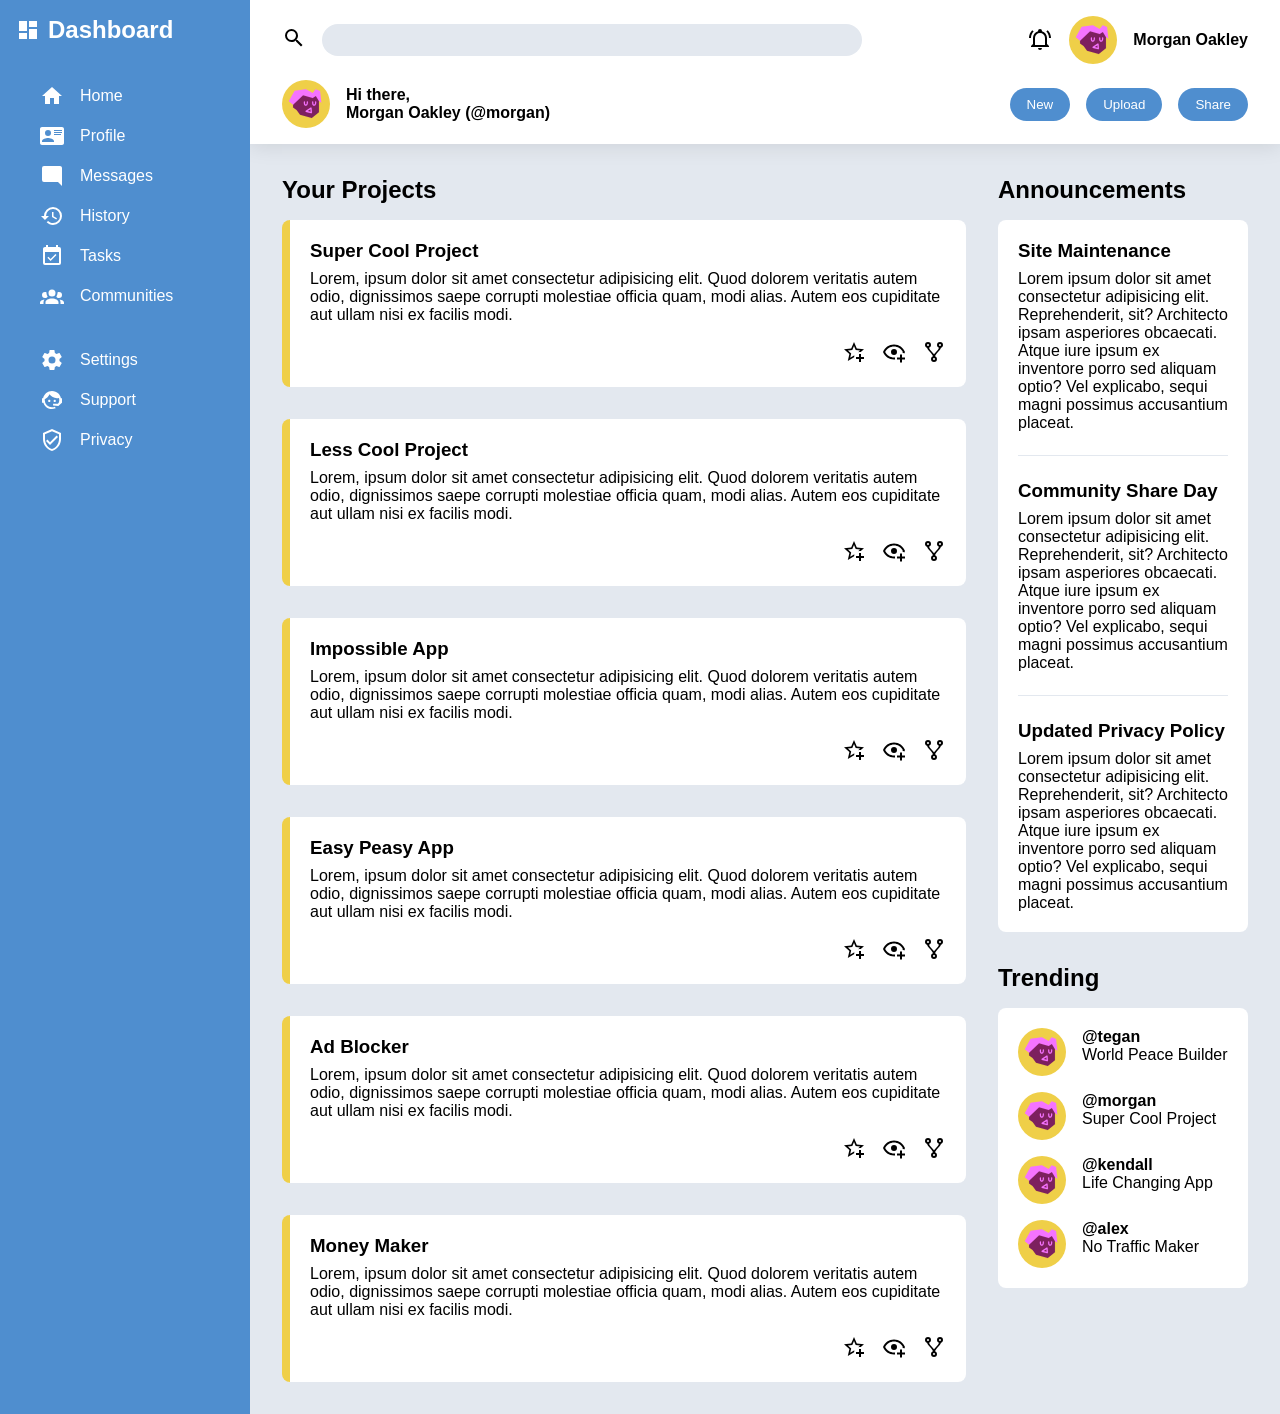
<file: index.html>
<!doctype html>
<html lang="en">
  <head>
    <meta charset="UTF-8" />
    <meta name="viewport" content="width=device-width, initial-scale=1.0" />
    <meta
      name="description"
      content="Admin dashboard for managing projects, announcements, and community activity."
    />
    <link href="./favicon.ico" rel="icon" type="image/x-icon" />
    <title>Admin Dashboard</title>
    <link href="./css/stylesheet.css" rel="stylesheet" />
  </head>
  <body>
    <nav>
      <h1 class="logo">
        <svg
          xmlns="http://www.w3.org/2000/svg"
          viewBox="0 0 24 24"
          class="icon"
          aria-hidden="true"
        >
          <!-- <title>view-dashboard</title> -->
          <path d="M13,3V9H21V3M13,21H21V11H13M3,21H11V15H3M3,13H11V3H3V13Z" />
        </svg>
        Dashboard
      </h1>

      <ul class="nav-list">
        <li class="nav-item">
          <a href="#" class="nav-link">
            <svg
              xmlns="http://www.w3.org/2000/svg"
              viewBox="0 0 24 24"
              class="icon"
              aria-hidden="true"
            >
              <!-- <title>home</title> -->
              <path d="M10,20V14H14V20H19V12H22L12,3L2,12H5V20H10Z" />
            </svg>
            <span>Home</span>
          </a>
        </li>

        <li class="nav-item">
          <a href="#" class="nav-link">
            <svg
              xmlns="http://www.w3.org/2000/svg"
              viewBox="0 0 24 24"
              class="icon"
              aria-hidden="true"
            >
              <!-- <title>card-account-details</title> -->
              <path
                d="M2,3H22C23.05,3 24,3.95 24,5V19C24,20.05 23.05,21 22,21H2C0.95,21 0,20.05 0,19V5C0,3.95 0.95,3 2,3M14,6V7H22V6H14M14,8V9H21.5L22,9V8H14M14,10V11H21V10H14M8,13.91C6,13.91 2,15 2,17V18H14V17C14,15 10,13.91 8,13.91M8,6A3,3 0 0,0 5,9A3,3 0 0,0 8,12A3,3 0 0,0 11,9A3,3 0 0,0 8,6Z"
              />
            </svg>
            <span>Profile</span>
          </a>
        </li>

        <li class="nav-item">
          <a href="#" class="nav-link">
            <svg
              xmlns="http://www.w3.org/2000/svg"
              viewBox="0 0 24 24"
              class="icon"
              aria-hidden="true"
            >
              <!-- <title>message-reply</title> -->
              <path
                d="M22,4C22,2.89 21.1,2 20,2H4A2,2 0 0,0 2,4V16A2,2 0 0,0 4,18H18L22,22V4Z"
              />
            </svg>
            <span>Messages</span>
          </a>
        </li>

        <li class="nav-item">
          <a href="#" class="nav-link">
            <svg
              xmlns="http://www.w3.org/2000/svg"
              viewBox="0 0 24 24"
              class="icon"
              aria-hidden="true"
            >
              <!-- <title>history</title> -->
              <path
                d="M13.5,8H12V13L16.28,15.54L17,14.33L13.5,12.25V8M13,3A9,9 0 0,0 4,12H1L4.96,16.03L9,12H6A7,7 0 0,1 13,5A7,7 0 0,1 20,12A7,7 0 0,1 13,19C11.07,19 9.32,18.21 8.06,16.94L6.64,18.36C8.27,20 10.5,21 13,21A9,9 0 0,0 22,12A9,9 0 0,0 13,3"
              />
            </svg>
            <span>History</span>
          </a>
        </li>

        <li class="nav-item">
          <a href="#" class="nav-link">
            <svg
              xmlns="http://www.w3.org/2000/svg"
              viewBox="0 0 24 24"
              class="icon"
              aria-hidden="true"
            >
              <!-- <title>calendar-check</title> -->
              <path
                d="M19,19H5V8H19M19,3H18V1H16V3H8V1H6V3H5C3.89,3 3,3.9 3,5V19A2,2 0 0,0 5,21H19A2,2 0 0,0 21,19V5A2,2 0 0,0 19,3M16.53,11.06L15.47,10L10.59,14.88L8.47,12.76L7.41,13.82L10.59,17L16.53,11.06Z"
              />
            </svg>
            <span>Tasks</span>
          </a>
        </li>

        <li class="nav-item">
          <a href="#" class="nav-link">
            <svg
              xmlns="http://www.w3.org/2000/svg"
              viewBox="0 0 24 24"
              class="icon"
              aria-hidden="true"
            >
              <!-- <title>account-group</title> -->
              <path
                d="M12,5.5A3.5,3.5 0 0,1 15.5,9A3.5,3.5 0 0,1 12,12.5A3.5,3.5 0 0,1 8.5,9A3.5,3.5 0 0,1 12,5.5M5,8C5.56,8 6.08,8.15 6.53,8.42C6.38,9.85 6.8,11.27 7.66,12.38C7.16,13.34 6.16,14 5,14A3,3 0 0,1 2,11A3,3 0 0,1 5,8M19,8A3,3 0 0,1 22,11A3,3 0 0,1 19,14C17.84,14 16.84,13.34 16.34,12.38C17.2,11.27 17.62,9.85 17.47,8.42C17.92,8.15 18.44,8 19,8M5.5,18.25C5.5,16.18 8.41,14.5 12,14.5C15.59,14.5 18.5,16.18 18.5,18.25V20H5.5V18.25M0,20V18.5C0,17.11 1.89,15.94 4.45,15.6C3.86,16.28 3.5,17.22 3.5,18.25V20H0M24,20H20.5V18.25C20.5,17.22 20.14,16.28 19.55,15.6C22.11,15.94 24,17.11 24,18.5V20Z"
              />
            </svg>
            <span>Communities</span>
          </a>
        </li>
      </ul>

      <ul class="nav-list">
        <li class="nav-item">
          <a href="#" class="nav-link">
            <svg
              xmlns="http://www.w3.org/2000/svg"
              viewBox="0 0 24 24"
              class="icon"
              aria-hidden="true"
            >
              <!-- <title>cog</title> -->
              <path
                d="M12,15.5A3.5,3.5 0 0,1 8.5,12A3.5,3.5 0 0,1 12,8.5A3.5,3.5 0 0,1 15.5,12A3.5,3.5 0 0,1 12,15.5M19.43,12.97C19.47,12.65 19.5,12.33 19.5,12C19.5,11.67 19.47,11.34 19.43,11L21.54,9.37C21.73,9.22 21.78,8.95 21.66,8.73L19.66,5.27C19.54,5.05 19.27,4.96 19.05,5.05L16.56,6.05C16.04,5.66 15.5,5.32 14.87,5.07L14.5,2.42C14.46,2.18 14.25,2 14,2H10C9.75,2 9.54,2.18 9.5,2.42L9.13,5.07C8.5,5.32 7.96,5.66 7.44,6.05L4.95,5.05C4.73,4.96 4.46,5.05 4.34,5.27L2.34,8.73C2.21,8.95 2.27,9.22 2.46,9.37L4.57,11C4.53,11.34 4.5,11.67 4.5,12C4.5,12.33 4.53,12.65 4.57,12.97L2.46,14.63C2.27,14.78 2.21,15.05 2.34,15.27L4.34,18.73C4.46,18.95 4.73,19.03 4.95,18.95L7.44,17.94C7.96,18.34 8.5,18.68 9.13,18.93L9.5,21.58C9.54,21.82 9.75,22 10,22H14C14.25,22 14.46,21.82 14.5,21.58L14.87,18.93C15.5,18.67 16.04,18.34 16.56,17.94L19.05,18.95C19.27,19.03 19.54,18.95 19.66,18.73L21.66,15.27C21.78,15.05 21.73,14.78 21.54,14.63L19.43,12.97Z"
              />
            </svg>
            <span>Settings</span>
          </a>
        </li>

        <li class="nav-item">
          <a href="#" class="nav-link">
            <svg
              xmlns="http://www.w3.org/2000/svg"
              viewBox="0 0 24 24"
              class="icon"
              aria-hidden="true"
            >
              <!-- <title>face-agent</title> -->
              <path
                d="M18.72,14.76C19.07,13.91 19.26,13 19.26,12C19.26,11.28 19.15,10.59 18.96,9.95C18.31,10.1 17.63,10.18 16.92,10.18C13.86,10.18 11.15,8.67 9.5,6.34C8.61,8.5 6.91,10.26 4.77,11.22C4.73,11.47 4.73,11.74 4.73,12A7.27,7.27 0 0,0 12,19.27C13.05,19.27 14.06,19.04 14.97,18.63C15.54,19.72 15.8,20.26 15.78,20.26C14.14,20.81 12.87,21.08 12,21.08C9.58,21.08 7.27,20.13 5.57,18.42C4.53,17.38 3.76,16.11 3.33,14.73H2V10.18H3.09C3.93,6.04 7.6,2.92 12,2.92C14.4,2.92 16.71,3.87 18.42,5.58C19.69,6.84 20.54,8.45 20.89,10.18H22V14.67H22V14.69L22,14.73H21.94L18.38,18L13.08,17.4V15.73H17.91L18.72,14.76M9.27,11.77C9.57,11.77 9.86,11.89 10.07,12.11C10.28,12.32 10.4,12.61 10.4,12.91C10.4,13.21 10.28,13.5 10.07,13.71C9.86,13.92 9.57,14.04 9.27,14.04C8.64,14.04 8.13,13.54 8.13,12.91C8.13,12.28 8.64,11.77 9.27,11.77M14.72,11.77C15.35,11.77 15.85,12.28 15.85,12.91C15.85,13.54 15.35,14.04 14.72,14.04C14.09,14.04 13.58,13.54 13.58,12.91A1.14,1.14 0 0,1 14.72,11.77Z"
              />
            </svg>
            <span>Support</span>
          </a>
        </li>

        <li class="nav-item">
          <a href="#" class="nav-link">
            <svg
              xmlns="http://www.w3.org/2000/svg"
              viewBox="0 0 24 24"
              class="icon"
              aria-hidden="true"
            >
              <!-- <title>shield-check-outline</title> -->
              <path
                d="M21,11C21,16.55 17.16,21.74 12,23C6.84,21.74 3,16.55 3,11V5L12,1L21,5V11M12,21C15.75,20 19,15.54 19,11.22V6.3L12,3.18L5,6.3V11.22C5,15.54 8.25,20 12,21M10,17L6,13L7.41,11.59L10,14.17L16.59,7.58L18,9"
              />
            </svg>
            <span>Privacy</span>
          </a>
        </li>
      </ul>
    </nav>
    <header>
      <div class="header-top">
        <div class="search">
          <label for="search-bar">
            <span class="visually-hidden">Search</span>
            <svg
              xmlns="http://www.w3.org/2000/svg"
              viewBox="0 0 24 24"
              class="icon"
              aria-hidden="true"
            >
              <!-- <title>magnify</title> -->
              <path
                d="M9.5,3A6.5,6.5 0 0,1 16,9.5C16,11.11 15.41,12.59 14.44,13.73L14.71,14H15.5L20.5,19L19,20.5L14,15.5V14.71L13.73,14.44C12.59,15.41 11.11,16 9.5,16A6.5,6.5 0 0,1 3,9.5A6.5,6.5 0 0,1 9.5,3M9.5,5C7,5 5,7 5,9.5C5,12 7,14 9.5,14C12,14 14,12 14,9.5C14,7 12,5 9.5,5Z"
              />
            </svg>
          </label>
          <input type="search" id="search-bar" name="search-bar" />
        </div>

        <div class="header-profile-wrapper">
          <button type="button" aria-label="notifications">
            <svg
              xmlns="http://www.w3.org/2000/svg"
              viewBox="0 0 24 24"
              class="icon"
              aria-hidden="true"
            >
              <!-- <title>bell-ring-outline</title> -->
              <path
                d="M10,21H14A2,2 0 0,1 12,23A2,2 0 0,1 10,21M21,19V20H3V19L5,17V11C5,7.9 7.03,5.17 10,4.29C10,4.19 10,4.1 10,4A2,2 0 0,1 12,2A2,2 0 0,1 14,4C14,4.1 14,4.19 14,4.29C16.97,5.17 19,7.9 19,11V17L21,19M17,11A5,5 0 0,0 12,6A5,5 0 0,0 7,11V18H17V11M19.75,3.19L18.33,4.61C20.04,6.3 21,8.6 21,11H23C23,8.07 21.84,5.25 19.75,3.19M1,11H3C3,8.6 3.96,6.3 5.67,4.61L4.25,3.19C2.16,5.25 1,8.07 1,11Z"
              />
            </svg>
          </button>

          <div class="header-profile">
            <div class="profile-picture-wrapper">
              <img
                src="./assets/images/avatar00001.svg"
                alt="Morgan Oakley's profile picture"
                width="32"
                height="32"
                class="profile-picture"
              />
            </div>

            <span class="profile-name">Morgan Oakley</span>
          </div>
        </div>
      </div>

      <div class="header-main">
        <div class="header-profile">
          <div class="profile-picture-wrapper">
            <img
              src="./assets/images/avatar00001.svg"
              alt="Morgan Oakley's profile picture"
              width="32"
              height="32"
              class="profile-picture"
            />
          </div>

          <div class="profile-wrapper">
            <div class="greetings">Hi there,</div>
            <div class="profile-name">
              Morgan Oakley <span class="username">(@morgan)</span>
            </div>
          </div>
        </div>
        <div class="header-actions">
          <button type="button">New</button>
          <button type="button">Upload</button>
          <button type="button">Share</button>
        </div>
      </div>
    </header>
    <main>
      <section class="main-content" aria-labelledby="projects-heading">
        <h2 id="projects-heading" class="heading">Your Projects</h2>
        <ul class="projects">
          <li class="project-card">
            <div class="content">
              <h3>Super Cool Project</h3>
              <p>
                Lorem, ipsum dolor sit amet consectetur adipisicing elit. Quod
                dolorem veritatis autem odio, dignissimos saepe corrupti
                molestiae officia quam, modi alias. Autem eos cupiditate aut
                ullam nisi ex facilis modi.
              </p>
            </div>

            <div class="card-actions">
              <button type="button" aria-label="bookmark">
                <svg
                  xmlns="http://www.w3.org/2000/svg"
                  viewBox="0 0 24 24"
                  class="icon"
                  aria-hidden="true"
                >
                  <path
                    d="M5.8 21L7.4 14L2 9.2L9.2 8.6L12 2L14.8 8.6L22 9.2L18.8 12H18C17.3 12 16.6 12.1 15.9 12.4L18.1 10.5L13.7 10.1L12 6.1L10.3 10.1L5.9 10.5L9.2 13.4L8.2 17.7L12 15.4L12.5 15.7C12.3 16.2 12.1 16.8 12.1 17.3L5.8 21M17 14V17H14V19H17V22H19V19H22V17H19V14H17Z"
                  />
                </svg>
              </button>

              <button type="button" aria-label="save">
                <svg
                  xmlns="http://www.w3.org/2000/svg"
                  viewBox="0 0 24 24"
                  class="icon"
                  aria-hidden="true"
                >
                  <path
                    d="M12,4.5C7,4.5 2.73,7.61 1,12C2.73,16.39 7,19.5 12,19.5C12.36,19.5 12.72,19.5 13.08,19.45C13.03,19.13 13,18.82 13,18.5C13,18.14 13.04,17.78 13.1,17.42C12.74,17.46 12.37,17.5 12,17.5C8.24,17.5 4.83,15.36 3.18,12C4.83,8.64 8.24,6.5 12,6.5C15.76,6.5 19.17,8.64 20.82,12C20.7,12.24 20.56,12.45 20.43,12.68C21.09,12.84 21.72,13.11 22.29,13.5C22.56,13 22.8,12.5 23,12C21.27,7.61 17,4.5 12,4.5M12,9A3,3 0 0,0 9,12A3,3 0 0,0 12,15A3,3 0 0,0 15,12A3,3 0 0,0 12,9M18,14.5V17.5H15V19.5H18V22.5H20V19.5H23V17.5H20V14.5H18Z"
                  />
                </svg>
              </button>
              <button type="button" aria-label="fork">
                <svg
                  xmlns="http://www.w3.org/2000/svg"
                  viewBox="0 0 24 24"
                  class="icon"
                  aria-hidden="true"
                >
                  <path
                    d="M6,2A3,3 0 0,1 9,5C9,6.28 8.19,7.38 7.06,7.81C7.15,8.27 7.39,8.83 8,9.63C9,10.92 11,12.83 12,14.17C13,12.83 15,10.92 16,9.63C16.61,8.83 16.85,8.27 16.94,7.81C15.81,7.38 15,6.28 15,5A3,3 0 0,1 18,2A3,3 0 0,1 21,5C21,6.32 20.14,7.45 18.95,7.85C18.87,8.37 18.64,9 18,9.83C17,11.17 15,13.08 14,14.38C13.39,15.17 13.15,15.73 13.06,16.19C14.19,16.62 15,17.72 15,19A3,3 0 0,1 12,22A3,3 0 0,1 9,19C9,17.72 9.81,16.62 10.94,16.19C10.85,15.73 10.61,15.17 10,14.38C9,13.08 7,11.17 6,9.83C5.36,9 5.13,8.37 5.05,7.85C3.86,7.45 3,6.32 3,5A3,3 0 0,1 6,2M6,4A1,1 0 0,0 5,5A1,1 0 0,0 6,6A1,1 0 0,0 7,5A1,1 0 0,0 6,4M18,4A1,1 0 0,0 17,5A1,1 0 0,0 18,6A1,1 0 0,0 19,5A1,1 0 0,0 18,4M12,18A1,1 0 0,0 11,19A1,1 0 0,0 12,20A1,1 0 0,0 13,19A1,1 0 0,0 12,18Z"
                  />
                </svg>
              </button>
            </div>
          </li>

          <li class="project-card">
            <div class="content">
              <h3>Less Cool Project</h3>
              <p>
                Lorem, ipsum dolor sit amet consectetur adipisicing elit. Quod
                dolorem veritatis autem odio, dignissimos saepe corrupti
                molestiae officia quam, modi alias. Autem eos cupiditate aut
                ullam nisi ex facilis modi.
              </p>
            </div>

            <div class="card-actions">
              <button type="button" aria-label="bookmark">
                <svg
                  xmlns="http://www.w3.org/2000/svg"
                  viewBox="0 0 24 24"
                  class="icon"
                  aria-hidden="true"
                >
                  <path
                    d="M5.8 21L7.4 14L2 9.2L9.2 8.6L12 2L14.8 8.6L22 9.2L18.8 12H18C17.3 12 16.6 12.1 15.9 12.4L18.1 10.5L13.7 10.1L12 6.1L10.3 10.1L5.9 10.5L9.2 13.4L8.2 17.7L12 15.4L12.5 15.7C12.3 16.2 12.1 16.8 12.1 17.3L5.8 21M17 14V17H14V19H17V22H19V19H22V17H19V14H17Z"
                  />
                </svg>
              </button>

              <button type="button" aria-label="save">
                <svg
                  xmlns="http://www.w3.org/2000/svg"
                  viewBox="0 0 24 24"
                  class="icon"
                  aria-hidden="true"
                >
                  <path
                    d="M12,4.5C7,4.5 2.73,7.61 1,12C2.73,16.39 7,19.5 12,19.5C12.36,19.5 12.72,19.5 13.08,19.45C13.03,19.13 13,18.82 13,18.5C13,18.14 13.04,17.78 13.1,17.42C12.74,17.46 12.37,17.5 12,17.5C8.24,17.5 4.83,15.36 3.18,12C4.83,8.64 8.24,6.5 12,6.5C15.76,6.5 19.17,8.64 20.82,12C20.7,12.24 20.56,12.45 20.43,12.68C21.09,12.84 21.72,13.11 22.29,13.5C22.56,13 22.8,12.5 23,12C21.27,7.61 17,4.5 12,4.5M12,9A3,3 0 0,0 9,12A3,3 0 0,0 12,15A3,3 0 0,0 15,12A3,3 0 0,0 12,9M18,14.5V17.5H15V19.5H18V22.5H20V19.5H23V17.5H20V14.5H18Z"
                  />
                </svg>
              </button>
              <button type="button" aria-label="fork">
                <svg
                  xmlns="http://www.w3.org/2000/svg"
                  viewBox="0 0 24 24"
                  class="icon"
                  aria-hidden="true"
                >
                  <path
                    d="M6,2A3,3 0 0,1 9,5C9,6.28 8.19,7.38 7.06,7.81C7.15,8.27 7.39,8.83 8,9.63C9,10.92 11,12.83 12,14.17C13,12.83 15,10.92 16,9.63C16.61,8.83 16.85,8.27 16.94,7.81C15.81,7.38 15,6.28 15,5A3,3 0 0,1 18,2A3,3 0 0,1 21,5C21,6.32 20.14,7.45 18.95,7.85C18.87,8.37 18.64,9 18,9.83C17,11.17 15,13.08 14,14.38C13.39,15.17 13.15,15.73 13.06,16.19C14.19,16.62 15,17.72 15,19A3,3 0 0,1 12,22A3,3 0 0,1 9,19C9,17.72 9.81,16.62 10.94,16.19C10.85,15.73 10.61,15.17 10,14.38C9,13.08 7,11.17 6,9.83C5.36,9 5.13,8.37 5.05,7.85C3.86,7.45 3,6.32 3,5A3,3 0 0,1 6,2M6,4A1,1 0 0,0 5,5A1,1 0 0,0 6,6A1,1 0 0,0 7,5A1,1 0 0,0 6,4M18,4A1,1 0 0,0 17,5A1,1 0 0,0 18,6A1,1 0 0,0 19,5A1,1 0 0,0 18,4M12,18A1,1 0 0,0 11,19A1,1 0 0,0 12,20A1,1 0 0,0 13,19A1,1 0 0,0 12,18Z"
                  />
                </svg>
              </button>
            </div>
          </li>

          <li class="project-card">
            <div class="content">
              <h3>Impossible App</h3>
              <p>
                Lorem, ipsum dolor sit amet consectetur adipisicing elit. Quod
                dolorem veritatis autem odio, dignissimos saepe corrupti
                molestiae officia quam, modi alias. Autem eos cupiditate aut
                ullam nisi ex facilis modi.
              </p>
            </div>

            <div class="card-actions">
              <button type="button" aria-label="bookmark">
                <svg
                  xmlns="http://www.w3.org/2000/svg"
                  viewBox="0 0 24 24"
                  class="icon"
                  aria-hidden="true"
                >
                  <path
                    d="M5.8 21L7.4 14L2 9.2L9.2 8.6L12 2L14.8 8.6L22 9.2L18.8 12H18C17.3 12 16.6 12.1 15.9 12.4L18.1 10.5L13.7 10.1L12 6.1L10.3 10.1L5.9 10.5L9.2 13.4L8.2 17.7L12 15.4L12.5 15.7C12.3 16.2 12.1 16.8 12.1 17.3L5.8 21M17 14V17H14V19H17V22H19V19H22V17H19V14H17Z"
                  />
                </svg>
              </button>

              <button type="button" aria-label="save">
                <svg
                  xmlns="http://www.w3.org/2000/svg"
                  viewBox="0 0 24 24"
                  class="icon"
                  aria-hidden="true"
                >
                  <path
                    d="M12,4.5C7,4.5 2.73,7.61 1,12C2.73,16.39 7,19.5 12,19.5C12.36,19.5 12.72,19.5 13.08,19.45C13.03,19.13 13,18.82 13,18.5C13,18.14 13.04,17.78 13.1,17.42C12.74,17.46 12.37,17.5 12,17.5C8.24,17.5 4.83,15.36 3.18,12C4.83,8.64 8.24,6.5 12,6.5C15.76,6.5 19.17,8.64 20.82,12C20.7,12.24 20.56,12.45 20.43,12.68C21.09,12.84 21.72,13.11 22.29,13.5C22.56,13 22.8,12.5 23,12C21.27,7.61 17,4.5 12,4.5M12,9A3,3 0 0,0 9,12A3,3 0 0,0 12,15A3,3 0 0,0 15,12A3,3 0 0,0 12,9M18,14.5V17.5H15V19.5H18V22.5H20V19.5H23V17.5H20V14.5H18Z"
                  />
                </svg>
              </button>
              <button type="button" aria-label="fork">
                <svg
                  xmlns="http://www.w3.org/2000/svg"
                  viewBox="0 0 24 24"
                  class="icon"
                  aria-hidden="true"
                >
                  <path
                    d="M6,2A3,3 0 0,1 9,5C9,6.28 8.19,7.38 7.06,7.81C7.15,8.27 7.39,8.83 8,9.63C9,10.92 11,12.83 12,14.17C13,12.83 15,10.92 16,9.63C16.61,8.83 16.85,8.27 16.94,7.81C15.81,7.38 15,6.28 15,5A3,3 0 0,1 18,2A3,3 0 0,1 21,5C21,6.32 20.14,7.45 18.95,7.85C18.87,8.37 18.64,9 18,9.83C17,11.17 15,13.08 14,14.38C13.39,15.17 13.15,15.73 13.06,16.19C14.19,16.62 15,17.72 15,19A3,3 0 0,1 12,22A3,3 0 0,1 9,19C9,17.72 9.81,16.62 10.94,16.19C10.85,15.73 10.61,15.17 10,14.38C9,13.08 7,11.17 6,9.83C5.36,9 5.13,8.37 5.05,7.85C3.86,7.45 3,6.32 3,5A3,3 0 0,1 6,2M6,4A1,1 0 0,0 5,5A1,1 0 0,0 6,6A1,1 0 0,0 7,5A1,1 0 0,0 6,4M18,4A1,1 0 0,0 17,5A1,1 0 0,0 18,6A1,1 0 0,0 19,5A1,1 0 0,0 18,4M12,18A1,1 0 0,0 11,19A1,1 0 0,0 12,20A1,1 0 0,0 13,19A1,1 0 0,0 12,18Z"
                  />
                </svg>
              </button>
            </div>
          </li>

          <li class="project-card">
            <div class="content">
              <h3>Easy Peasy App</h3>
              <p>
                Lorem, ipsum dolor sit amet consectetur adipisicing elit. Quod
                dolorem veritatis autem odio, dignissimos saepe corrupti
                molestiae officia quam, modi alias. Autem eos cupiditate aut
                ullam nisi ex facilis modi.
              </p>
            </div>

            <div class="card-actions">
              <button type="button" aria-label="bookmark">
                <svg
                  xmlns="http://www.w3.org/2000/svg"
                  viewBox="0 0 24 24"
                  class="icon"
                  aria-hidden="true"
                >
                  <path
                    d="M5.8 21L7.4 14L2 9.2L9.2 8.6L12 2L14.8 8.6L22 9.2L18.8 12H18C17.3 12 16.6 12.1 15.9 12.4L18.1 10.5L13.7 10.1L12 6.1L10.3 10.1L5.9 10.5L9.2 13.4L8.2 17.7L12 15.4L12.5 15.7C12.3 16.2 12.1 16.8 12.1 17.3L5.8 21M17 14V17H14V19H17V22H19V19H22V17H19V14H17Z"
                  />
                </svg>
              </button>

              <button type="button" aria-label="save">
                <svg
                  xmlns="http://www.w3.org/2000/svg"
                  viewBox="0 0 24 24"
                  class="icon"
                  aria-hidden="true"
                >
                  <path
                    d="M12,4.5C7,4.5 2.73,7.61 1,12C2.73,16.39 7,19.5 12,19.5C12.36,19.5 12.72,19.5 13.08,19.45C13.03,19.13 13,18.82 13,18.5C13,18.14 13.04,17.78 13.1,17.42C12.74,17.46 12.37,17.5 12,17.5C8.24,17.5 4.83,15.36 3.18,12C4.83,8.64 8.24,6.5 12,6.5C15.76,6.5 19.17,8.64 20.82,12C20.7,12.24 20.56,12.45 20.43,12.68C21.09,12.84 21.72,13.11 22.29,13.5C22.56,13 22.8,12.5 23,12C21.27,7.61 17,4.5 12,4.5M12,9A3,3 0 0,0 9,12A3,3 0 0,0 12,15A3,3 0 0,0 15,12A3,3 0 0,0 12,9M18,14.5V17.5H15V19.5H18V22.5H20V19.5H23V17.5H20V14.5H18Z"
                  />
                </svg>
              </button>
              <button type="button" aria-label="fork">
                <svg
                  xmlns="http://www.w3.org/2000/svg"
                  viewBox="0 0 24 24"
                  class="icon"
                  aria-hidden="true"
                >
                  <path
                    d="M6,2A3,3 0 0,1 9,5C9,6.28 8.19,7.38 7.06,7.81C7.15,8.27 7.39,8.83 8,9.63C9,10.92 11,12.83 12,14.17C13,12.83 15,10.92 16,9.63C16.61,8.83 16.85,8.27 16.94,7.81C15.81,7.38 15,6.28 15,5A3,3 0 0,1 18,2A3,3 0 0,1 21,5C21,6.32 20.14,7.45 18.95,7.85C18.87,8.37 18.64,9 18,9.83C17,11.17 15,13.08 14,14.38C13.39,15.17 13.15,15.73 13.06,16.19C14.19,16.62 15,17.72 15,19A3,3 0 0,1 12,22A3,3 0 0,1 9,19C9,17.72 9.81,16.62 10.94,16.19C10.85,15.73 10.61,15.17 10,14.38C9,13.08 7,11.17 6,9.83C5.36,9 5.13,8.37 5.05,7.85C3.86,7.45 3,6.32 3,5A3,3 0 0,1 6,2M6,4A1,1 0 0,0 5,5A1,1 0 0,0 6,6A1,1 0 0,0 7,5A1,1 0 0,0 6,4M18,4A1,1 0 0,0 17,5A1,1 0 0,0 18,6A1,1 0 0,0 19,5A1,1 0 0,0 18,4M12,18A1,1 0 0,0 11,19A1,1 0 0,0 12,20A1,1 0 0,0 13,19A1,1 0 0,0 12,18Z"
                  />
                </svg>
              </button>
            </div>
          </li>

          <li class="project-card">
            <div class="content">
              <h3>Ad Blocker</h3>
              <p>
                Lorem, ipsum dolor sit amet consectetur adipisicing elit. Quod
                dolorem veritatis autem odio, dignissimos saepe corrupti
                molestiae officia quam, modi alias. Autem eos cupiditate aut
                ullam nisi ex facilis modi.
              </p>
            </div>

            <div class="card-actions">
              <button type="button" aria-label="bookmark">
                <svg
                  xmlns="http://www.w3.org/2000/svg"
                  viewBox="0 0 24 24"
                  class="icon"
                  aria-hidden="true"
                >
                  <path
                    d="M5.8 21L7.4 14L2 9.2L9.2 8.6L12 2L14.8 8.6L22 9.2L18.8 12H18C17.3 12 16.6 12.1 15.9 12.4L18.1 10.5L13.7 10.1L12 6.1L10.3 10.1L5.9 10.5L9.2 13.4L8.2 17.7L12 15.4L12.5 15.7C12.3 16.2 12.1 16.8 12.1 17.3L5.8 21M17 14V17H14V19H17V22H19V19H22V17H19V14H17Z"
                  />
                </svg>
              </button>

              <button type="button" aria-label="save">
                <svg
                  xmlns="http://www.w3.org/2000/svg"
                  viewBox="0 0 24 24"
                  class="icon"
                  aria-hidden="true"
                >
                  <path
                    d="M12,4.5C7,4.5 2.73,7.61 1,12C2.73,16.39 7,19.5 12,19.5C12.36,19.5 12.72,19.5 13.08,19.45C13.03,19.13 13,18.82 13,18.5C13,18.14 13.04,17.78 13.1,17.42C12.74,17.46 12.37,17.5 12,17.5C8.24,17.5 4.83,15.36 3.18,12C4.83,8.64 8.24,6.5 12,6.5C15.76,6.5 19.17,8.64 20.82,12C20.7,12.24 20.56,12.45 20.43,12.68C21.09,12.84 21.72,13.11 22.29,13.5C22.56,13 22.8,12.5 23,12C21.27,7.61 17,4.5 12,4.5M12,9A3,3 0 0,0 9,12A3,3 0 0,0 12,15A3,3 0 0,0 15,12A3,3 0 0,0 12,9M18,14.5V17.5H15V19.5H18V22.5H20V19.5H23V17.5H20V14.5H18Z"
                  />
                </svg>
              </button>
              <button type="button" aria-label="fork">
                <svg
                  xmlns="http://www.w3.org/2000/svg"
                  viewBox="0 0 24 24"
                  class="icon"
                  aria-hidden="true"
                >
                  <path
                    d="M6,2A3,3 0 0,1 9,5C9,6.28 8.19,7.38 7.06,7.81C7.15,8.27 7.39,8.83 8,9.63C9,10.92 11,12.83 12,14.17C13,12.83 15,10.92 16,9.63C16.61,8.83 16.85,8.27 16.94,7.81C15.81,7.38 15,6.28 15,5A3,3 0 0,1 18,2A3,3 0 0,1 21,5C21,6.32 20.14,7.45 18.95,7.85C18.87,8.37 18.64,9 18,9.83C17,11.17 15,13.08 14,14.38C13.39,15.17 13.15,15.73 13.06,16.19C14.19,16.62 15,17.72 15,19A3,3 0 0,1 12,22A3,3 0 0,1 9,19C9,17.72 9.81,16.62 10.94,16.19C10.85,15.73 10.61,15.17 10,14.38C9,13.08 7,11.17 6,9.83C5.36,9 5.13,8.37 5.05,7.85C3.86,7.45 3,6.32 3,5A3,3 0 0,1 6,2M6,4A1,1 0 0,0 5,5A1,1 0 0,0 6,6A1,1 0 0,0 7,5A1,1 0 0,0 6,4M18,4A1,1 0 0,0 17,5A1,1 0 0,0 18,6A1,1 0 0,0 19,5A1,1 0 0,0 18,4M12,18A1,1 0 0,0 11,19A1,1 0 0,0 12,20A1,1 0 0,0 13,19A1,1 0 0,0 12,18Z"
                  />
                </svg>
              </button>
            </div>
          </li>

          <li class="project-card">
            <div class="content">
              <h3>Money Maker</h3>
              <p>
                Lorem, ipsum dolor sit amet consectetur adipisicing elit. Quod
                dolorem veritatis autem odio, dignissimos saepe corrupti
                molestiae officia quam, modi alias. Autem eos cupiditate aut
                ullam nisi ex facilis modi.
              </p>
            </div>

            <div class="card-actions">
              <button type="button" aria-label="bookmark">
                <svg
                  xmlns="http://www.w3.org/2000/svg"
                  viewBox="0 0 24 24"
                  class="icon"
                  aria-hidden="true"
                >
                  <path
                    d="M5.8 21L7.4 14L2 9.2L9.2 8.6L12 2L14.8 8.6L22 9.2L18.8 12H18C17.3 12 16.6 12.1 15.9 12.4L18.1 10.5L13.7 10.1L12 6.1L10.3 10.1L5.9 10.5L9.2 13.4L8.2 17.7L12 15.4L12.5 15.7C12.3 16.2 12.1 16.8 12.1 17.3L5.8 21M17 14V17H14V19H17V22H19V19H22V17H19V14H17Z"
                  />
                </svg>
              </button>

              <button type="button" aria-label="save">
                <svg
                  xmlns="http://www.w3.org/2000/svg"
                  viewBox="0 0 24 24"
                  class="icon"
                  aria-hidden="true"
                >
                  <path
                    d="M12,4.5C7,4.5 2.73,7.61 1,12C2.73,16.39 7,19.5 12,19.5C12.36,19.5 12.72,19.5 13.08,19.45C13.03,19.13 13,18.82 13,18.5C13,18.14 13.04,17.78 13.1,17.42C12.74,17.46 12.37,17.5 12,17.5C8.24,17.5 4.83,15.36 3.18,12C4.83,8.64 8.24,6.5 12,6.5C15.76,6.5 19.17,8.64 20.82,12C20.7,12.24 20.56,12.45 20.43,12.68C21.09,12.84 21.72,13.11 22.29,13.5C22.56,13 22.8,12.5 23,12C21.27,7.61 17,4.5 12,4.5M12,9A3,3 0 0,0 9,12A3,3 0 0,0 12,15A3,3 0 0,0 15,12A3,3 0 0,0 12,9M18,14.5V17.5H15V19.5H18V22.5H20V19.5H23V17.5H20V14.5H18Z"
                  />
                </svg>
              </button>
              <button type="button" aria-label="fork">
                <svg
                  xmlns="http://www.w3.org/2000/svg"
                  viewBox="0 0 24 24"
                  class="icon"
                  aria-hidden="true"
                >
                  <path
                    d="M6,2A3,3 0 0,1 9,5C9,6.28 8.19,7.38 7.06,7.81C7.15,8.27 7.39,8.83 8,9.63C9,10.92 11,12.83 12,14.17C13,12.83 15,10.92 16,9.63C16.61,8.83 16.85,8.27 16.94,7.81C15.81,7.38 15,6.28 15,5A3,3 0 0,1 18,2A3,3 0 0,1 21,5C21,6.32 20.14,7.45 18.95,7.85C18.87,8.37 18.64,9 18,9.83C17,11.17 15,13.08 14,14.38C13.39,15.17 13.15,15.73 13.06,16.19C14.19,16.62 15,17.72 15,19A3,3 0 0,1 12,22A3,3 0 0,1 9,19C9,17.72 9.81,16.62 10.94,16.19C10.85,15.73 10.61,15.17 10,14.38C9,13.08 7,11.17 6,9.83C5.36,9 5.13,8.37 5.05,7.85C3.86,7.45 3,6.32 3,5A3,3 0 0,1 6,2M6,4A1,1 0 0,0 5,5A1,1 0 0,0 6,6A1,1 0 0,0 7,5A1,1 0 0,0 6,4M18,4A1,1 0 0,0 17,5A1,1 0 0,0 18,6A1,1 0 0,0 19,5A1,1 0 0,0 18,4M12,18A1,1 0 0,0 11,19A1,1 0 0,0 12,20A1,1 0 0,0 13,19A1,1 0 0,0 12,18Z"
                  />
                </svg>
              </button>
            </div>
          </li>
        </ul>
      </section>
      <section aria-labelledby="announcements-heading">
        <h2 id="announcements-heading" class="heading">Announcements</h2>
        <ul class="announcements">
          <li class="announcement">
            <h3>Site Maintenance</h3>
            <p>
              Lorem ipsum dolor sit amet consectetur adipisicing elit.
              Reprehenderit, sit? Architecto ipsam asperiores obcaecati. Atque
              iure ipsum ex inventore porro sed aliquam optio? Vel explicabo,
              sequi magni possimus accusantium placeat.
            </p>
          </li>

          <li class="announcement">
            <h3>Community Share Day</h3>
            <p>
              Lorem ipsum dolor sit amet consectetur adipisicing elit.
              Reprehenderit, sit? Architecto ipsam asperiores obcaecati. Atque
              iure ipsum ex inventore porro sed aliquam optio? Vel explicabo,
              sequi magni possimus accusantium placeat.
            </p>
          </li>

          <li class="announcement">
            <h3>Updated Privacy Policy</h3>
            <p>
              Lorem ipsum dolor sit amet consectetur adipisicing elit.
              Reprehenderit, sit? Architecto ipsam asperiores obcaecati. Atque
              iure ipsum ex inventore porro sed aliquam optio? Vel explicabo,
              sequi magni possimus accusantium placeat.
            </p>
          </li>
        </ul>
      </section>

      <section aria-labelledby="trending-heading">
        <h2 id="trending-heading" class="heading">Trending</h2>
        <ul class="trending">
          <li class="trending-profile">
            <div class="profile-picture-wrapper">
              <img
                src="./assets/images/avatar00001.svg"
                alt="Avatar of @tegan"
                width="32"
                height="32"
                class="profile-picture"
              />
            </div>
            <div class="profile-wrapper">
              <div class="username">@tegan</div>
              <div class="project-title">World Peace Builder</div>
            </div>
          </li>

          <li class="trending-profile">
            <div class="profile-picture-wrapper">
              <img
                src="./assets/images/avatar00001.svg"
                alt="Avatar of @morgan"
                width="32"
                height="32"
                class="profile-picture"
              />
            </div>
            <div class="profile-wrapper">
              <div class="username">@morgan</div>
              <div class="project-title">Super Cool Project</div>
            </div>
          </li>

          <li class="trending-profile">
            <div class="profile-picture-wrapper">
              <img
                src="./assets/images/avatar00001.svg"
                alt="Avatar of @kendall"
                width="32"
                height="32"
                class="profile-picture"
              />
            </div>
            <div class="profile-wrapper">
              <div class="username">@kendall</div>
              <div class="project-title">Life Changing App</div>
            </div>
          </li>

          <li class="trending-profile">
            <div class="profile-picture-wrapper">
              <img
                src="./assets/images/avatar00001.svg"
                alt="Avatar of @alex"
                width="32"
                height="32"
                class="profile-picture"
              />
            </div>
            <div class="profile-wrapper">
              <div class="username">@alex</div>
              <div class="project-title">No Traffic Maker</div>
            </div>
          </li>
        </ul>
      </section>
    </main>
  </body>
</html>
</file>
<file: css/stylesheet.css>
:root {
  /* --color-debug: rgba(0 255 0/0.1); */
  --color-grey: #e3e8ef;
  --color-white: #ffffff;
  --color-yellow: #efcf48;
  --color-blue: #4f8ecf;

  --size-icon: 1.5rem;
  --size-avatar: 3rem;
}

:focus-visible {
  outline: 2px solid var(--color-blue);
  outline-offset: 2px;
}

*,
*::before,
*::after {
  box-sizing: border-box;
  margin: 0;
  padding: 0;
  font-family: sans-serif;

  /* background: var(--color-debug); */

  & li {
    list-style: none;
  }

  & button {
    border: 0px solid transparent;
    background: transparent;
  }
}

.icon {
  block-size: var(--size-icon);
  inline-size: var(--size-icon);
}

.visually-hidden {
  block-size: 1px;
  clip-path: inset(50%);
  inline-size: 1px;
  overflow: hidden;
  position: absolute;
  white-space: nowrap;
}

.profile-picture-wrapper {
  block-size: var(--size-avatar);
  inline-size: var(--size-avatar);
  background-color: var(--color-yellow);
  border-radius: 50%;
  overflow: hidden;
  padding: 3px;

  & .profile-picture {
    block-size: 100%;
    inline-size: 100%;
    object-fit: cover;
  }
}

.profile-name {
  font-weight: bold;
}

.greetings {
  font-weight: bold;
}

body {
  min-block-size: 100vh;

  display: grid;
  grid:
    "nav header" auto
    "nav main" 1fr
    /250px 1fr;
}

nav {
  background: var(--color-blue);
  color: var(--color-white);

  padding-block-start: 1rem;
  padding-inline-start: 1rem;

  grid-area: nav;
  display: flex;
  flex-direction: column;
  gap: 2.5rem;

  z-index: 2;
  & svg {
    fill: currentColor;
    /* stroke: currentColor; */
  }

  & .logo {
    display: flex;
    align-items: center;
    gap: 0.5rem;
  }

  & .nav-list {
    display: flex;
    flex-direction: column;
    align-items: start;
    gap: 1rem;

    padding-inline-start: 1.5rem;

    & .nav-link {
      display: flex;
      align-items: center;
      gap: 1rem;

      color: inherit;
      text-decoration: none;
    }
  }
}

header {
  grid-area: header;

  block-size: fit-content;

  display: flex;
  flex-direction: column;
  gap: 1rem;

  background: var(--color-white);
  padding: 1rem 2rem;

  box-shadow: 0px 0.1rem 20px rgba(1 1 1 / 0.1);

  z-index: 1;

  & .header-profile {
    display: flex;
    align-items: center;
    gap: 1rem;
  }

  & .header-top {
    display: flex;
    justify-content: space-between;
    align-items: center;

    & .search {
      display: flex;
      align-items: center;

      inline-size: 60%;
      gap: 1rem;

      & #search-bar {
        background: var(--color-grey);
        border: 1px solid transparent;
        border-radius: 99rem;

        flex: 1;
        block-size: 2rem;
      }
    }

    & .header-profile-wrapper {
      display: flex;
      gap: 1rem;

      & button {
        border: 1px solid transparent;
      }
    }
  }

  & .header-main {
    display: flex;
    justify-content: space-between;
    align-items: center;

    & .header-actions {
      display: flex;
      gap: 1rem;

      & button {
        color: var(--color-white);
        background-color: var(--color-blue);

        border-radius: 99rem;
        border: 1px solid transparent;
        padding: 0.5rem 1rem;
      }
    }
  }
}

main {
  grid-area: main;

  display: grid;

  grid-auto-rows: auto 1fr;
  grid-template-columns: 1fr 250px;

  background: var(--color-grey);

  padding: 2rem;
  gap: 2rem;

  .heading {
    margin-block-end: 1rem;
  }

  & section {
    block-size: fit-content;
  }

  & .main-content {
    grid-area: 1/1/3/2;

    & .projects {
      display: grid;
      grid-template-columns: repeat(auto-fill, minmax(350px, 1fr));
      gap: 2rem;

      & .project-card {
        background: var(--color-white);
        border-radius: 0.5rem;
        padding: 1.25rem;
        border-inline-start: var(--color-yellow) 0.5rem solid;

        & .content {
          margin-block-end: 1rem;

          & h3 {
            margin-block-end: 0.5rem;
          }
        }

        & .card-actions {
          display: flex;
          justify-content: end;
          gap: 1rem;
        }
      }
    }
  }

  & .announcements {
    background: var(--color-white);
    border-radius: 0.5rem;
    padding: 1.25rem;

    li:not(:last-child) {
      margin-block-end: 3rem;
      position: relative;

      &::after {
        content: "";
        inline-size: 100%;
        position: absolute;
        bottom: -1.5rem;
        left: 0px;

        border-block-end: var(--color-grey) 1px solid;
      }
    }

    & h3 {
      margin-block-end: 0.5rem;
    }
  }

  & .trending {
    background: var(--color-white);
    border-radius: 0.5rem;
    padding: 1.25rem;

    & li {
      display: flex;
      gap: 1rem;

      & .username {
        font-weight: bold;
      }
    }
    & li:not(:last-child) {
      margin-block-end: 1rem;
    }
  }
}
</file>
